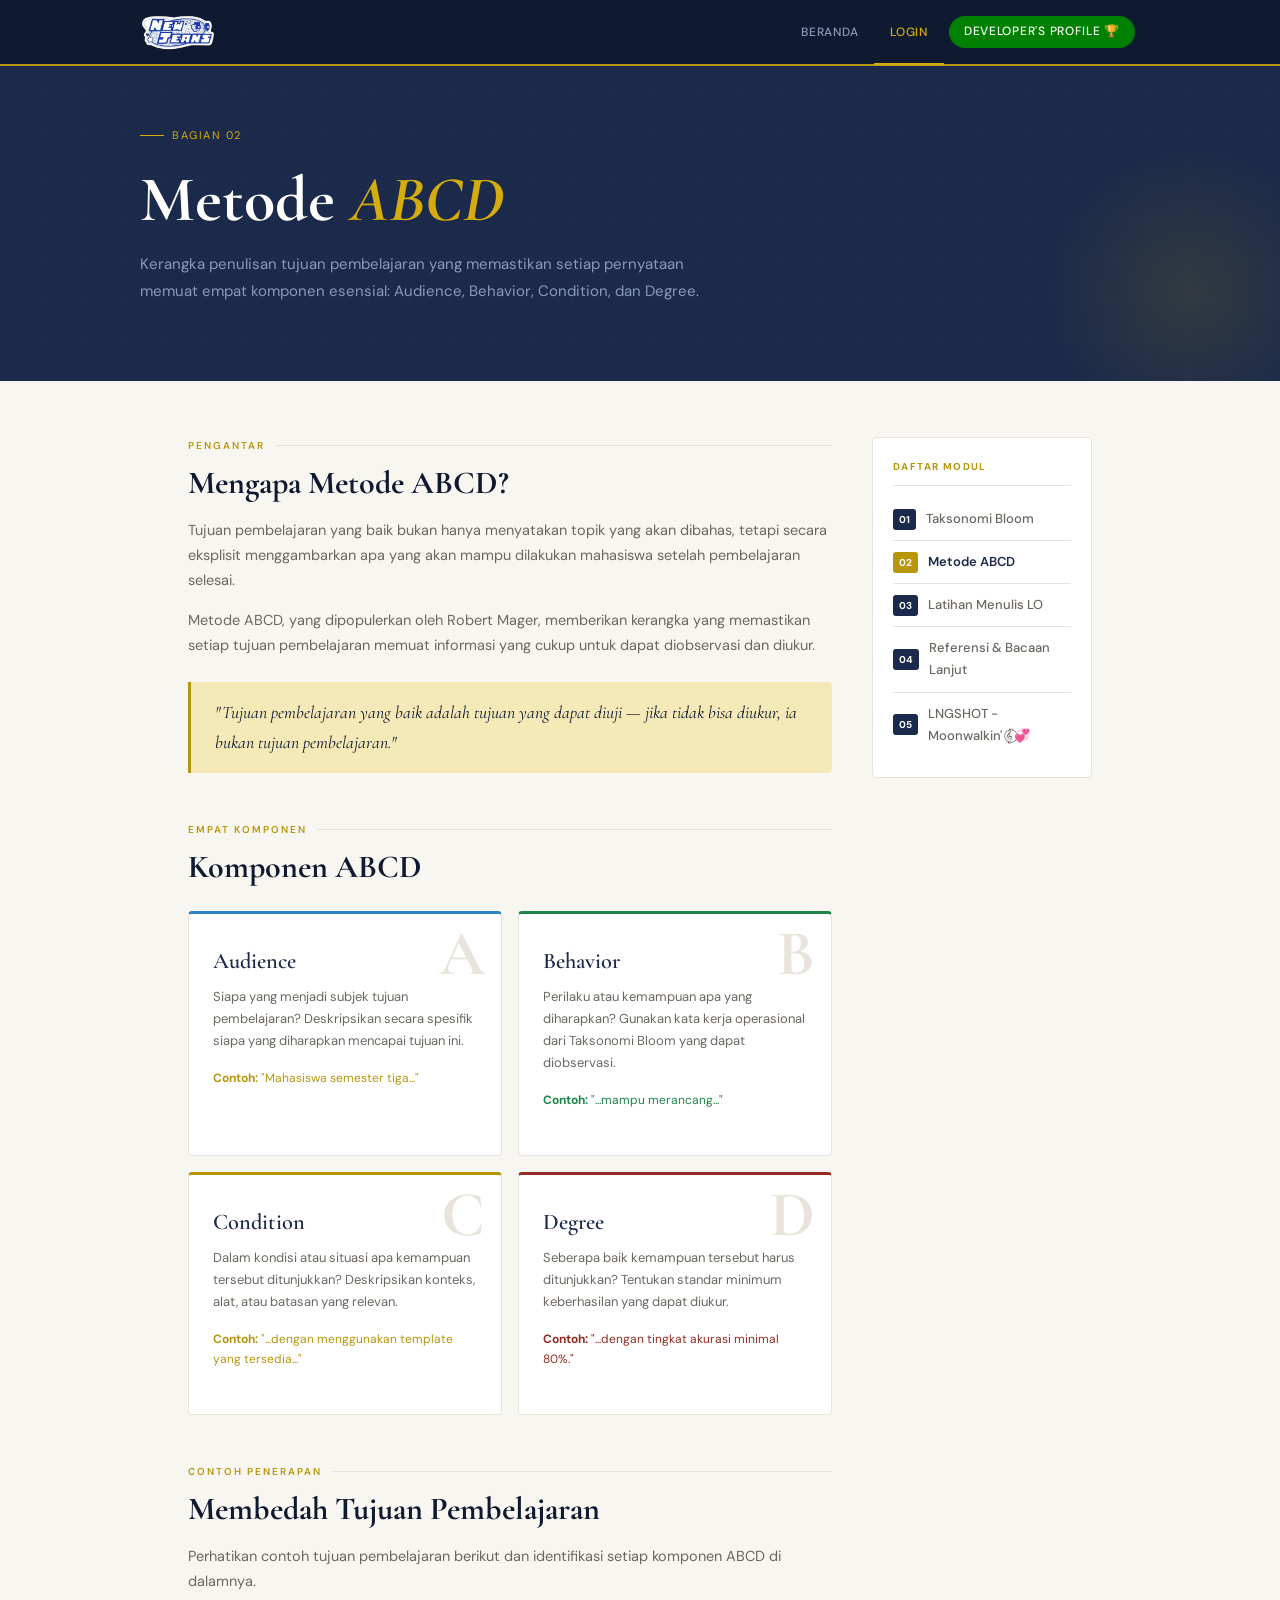
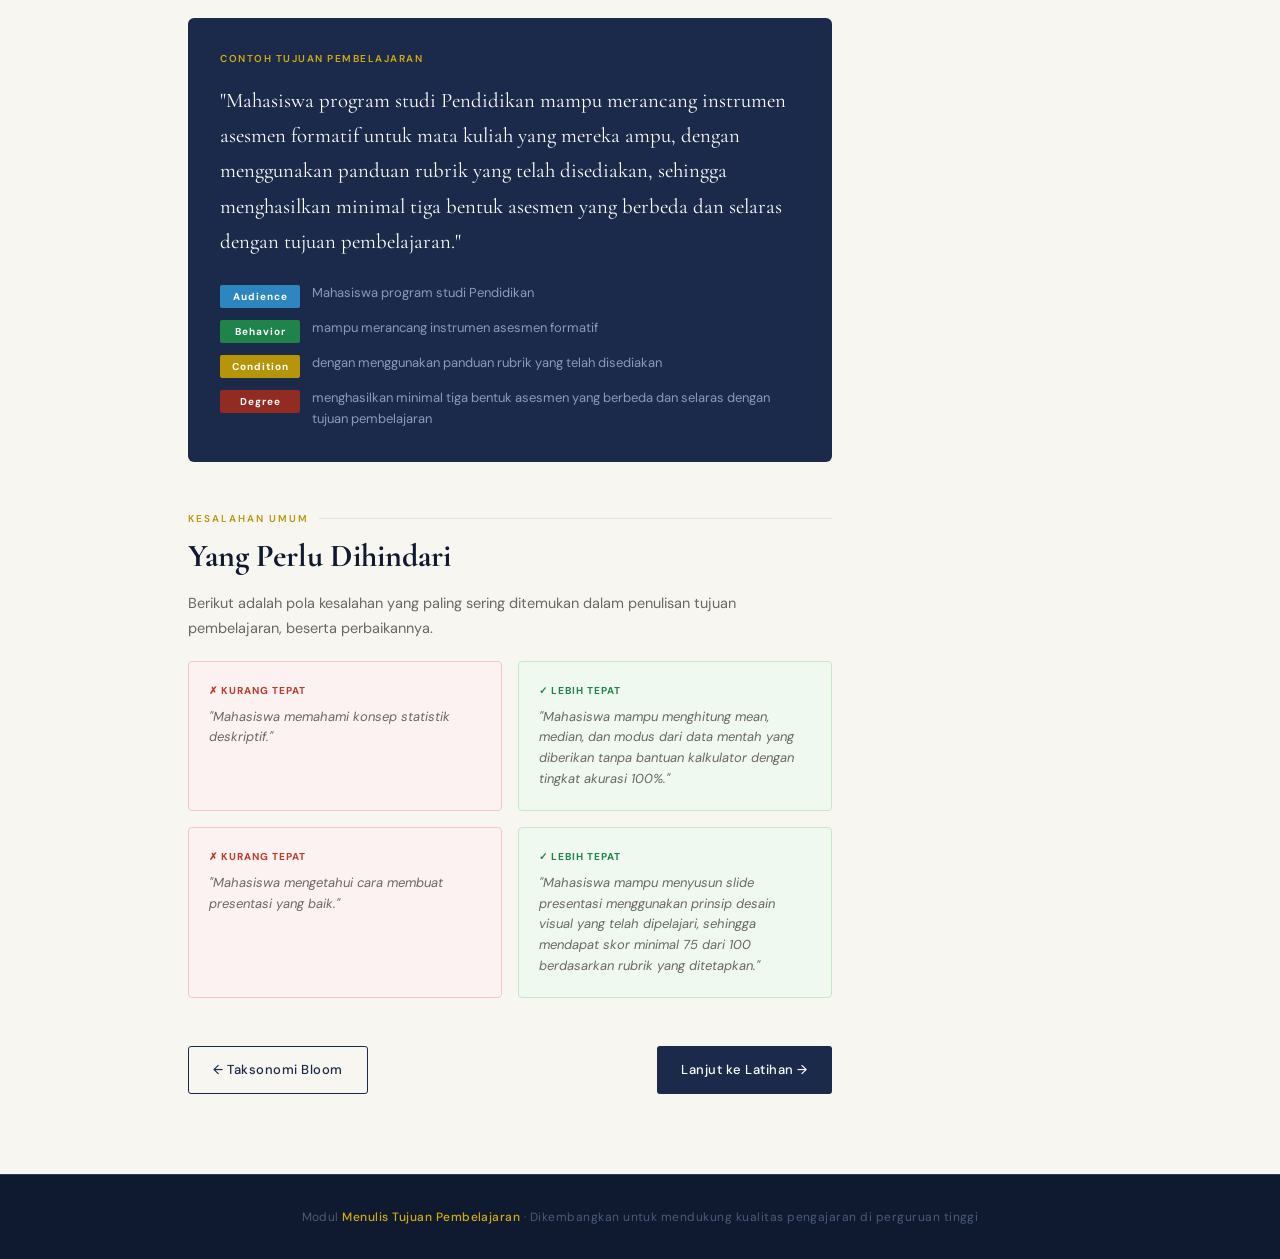
<file: abcd.html>
<!DOCTYPE html>
<html lang="id">
<head>
  <meta charset="UTF-8">
  <meta name="viewport" content="width=device-width, initial-scale=1.0">
  <title>Metode ABCD · Modul Menulis Tujuan Pembelajaran</title>
  <link rel="stylesheet" href="style.css">
  <style>
    .abcd-grid {
      display: grid;
      grid-template-columns: repeat(auto-fill, minmax(220px, 1fr));
      gap: 16px;
      margin: 24px 0;
    }

    .abcd-card {
      background: var(--white);
      border: 1px solid var(--gray);
      border-radius: 4px;
      padding: 28px 24px;
      position: relative;
      overflow: hidden;
      transition: transform .2s, box-shadow .2s;
    }

    .abcd-card:hover { transform: translateY(-4px); box-shadow: 0 12px 32px rgba(27,42,74,.1); }

    .abcd-letter {
      font-family: 'Cormorant Garamond', serif;
      font-size: 4rem; font-weight: 700;
      color: var(--gray);
      position: absolute;
      top: 8px; right: 16px;
      line-height: 1;
      user-select: none;
    }

    .abcd-card h3 { position: relative; z-index: 1; margin-bottom: 6px; }
    .abcd-card p { position: relative; z-index: 1; font-size: 13px; }

    .abcd-card:nth-child(1) { border-top: 3px solid #2e86c1; }
    .abcd-card:nth-child(2) { border-top: 3px solid #1e8449; }
    .abcd-card:nth-child(3) { border-top: 3px solid #b7950b; }
    .abcd-card:nth-child(4) { border-top: 3px solid #922b21; }

    .example-full {
      background: var(--navy);
      border-radius: 6px;
      padding: 32px;
      margin: 24px 0;
      color: var(--white);
    }

    .example-full .label {
      font-size: 10px; font-weight: 600;
      letter-spacing: .15em; text-transform: uppercase;
      color: var(--gold2); margin-bottom: 16px;
    }

    .lo-text {
      font-family: 'Cormorant Garamond', serif;
      font-size: 1.3rem; line-height: 1.7;
      color: var(--white);
      margin-bottom: 24px;
    }

    .lo-breakdown {
      display: flex; flex-direction: column; gap: 10px;
    }

    .lo-part {
      display: flex; gap: 12px; align-items: flex-start;
    }

    .lo-part-badge {
      font-size: 10px; font-weight: 700;
      letter-spacing: .1em;
      padding: 3px 8px; border-radius: 2px;
      flex-shrink: 0; margin-top: 2px;
      min-width: 80px; text-align: center;
    }

    .badge-a { background: #2e86c1; color: white; }
    .badge-b { background: #1e8449; color: white; }
    .badge-c { background: #b7950b; color: white; }
    .badge-d { background: #922b21; color: white; }

    .lo-part-text { font-size: 13px; color: #8a9ab8; line-height: 1.6; }

    .kesalahan-grid {
      display: grid;
      grid-template-columns: 1fr 1fr;
      gap: 16px;
      margin-top: 20px;
    }

    .kesalahan-card {
      border-radius: 4px;
      padding: 20px;
    }

    .kesalahan-card.salah {
      background: #fdf2f2;
      border: 1px solid #f5c6c6;
    }

    .kesalahan-card.benar {
      background: #f0f9f0;
      border: 1px solid #c6e8c6;
    }

    .kesalahan-label {
      font-size: 10px; font-weight: 700;
      letter-spacing: .1em; text-transform: uppercase;
      margin-bottom: 8px;
    }

    .kesalahan-card.salah .kesalahan-label { color: #c0392b; }
    .kesalahan-card.benar .kesalahan-label { color: #1e8449; }

    .kesalahan-text { font-size: 13px; color: var(--muted); line-height: 1.6; font-style: italic; }

    @media (max-width: 600px) {
      .kesalahan-grid { grid-template-columns: 1fr; }
    }
  </style>
</head>
<body>

<header>
  <div class="header-inner">
    <a href="index.html" class="site-title"></a>
    <nav id="navbar"></nav>
  </div>
</header>

<section class="page-hero">
  <div class="hero-inner">
    <div class="hero-breadcrumb fade-up">Bagian 02</div>
    <h1 class="fade-up delay-1">Metode <em>ABCD</em></h1>
    <p class="fade-up delay-2">Kerangka penulisan tujuan pembelajaran yang memastikan setiap pernyataan memuat empat komponen esensial: Audience, Behavior, Condition, dan Degree.</p>
  </div>
</section>

<main>
  <!-- SIDEBAR -->
  <div class="main-with-sidebar">
  <div class="content">
  <!-- PENGANTAR -->
  <section style="margin-bottom: 48px;">
    <div class="section-label">Pengantar</div>
    <h2>Mengapa Metode ABCD?</h2>
    <p>Tujuan pembelajaran yang baik bukan hanya menyatakan topik yang akan dibahas, tetapi secara eksplisit menggambarkan apa yang akan mampu dilakukan mahasiswa setelah pembelajaran selesai.</p>
    <p>Metode ABCD, yang dipopulerkan oleh Robert Mager, memberikan kerangka yang memastikan setiap tujuan pembelajaran memuat informasi yang cukup untuk dapat diobservasi dan diukur.</p>

    <blockquote>
      <p>"Tujuan pembelajaran yang baik adalah tujuan yang dapat diuji — jika tidak bisa diukur, ia bukan tujuan pembelajaran."</p>
    </blockquote>
  </section>

  <!-- EMPAT KOMPONEN -->
  <section style="margin-bottom: 48px;">
    <div class="section-label">Empat Komponen</div>
    <h2>Komponen ABCD</h2>

    <div class="abcd-grid">

      <div class="abcd-card fade-up">
        <div class="abcd-letter">A</div>
        <h3>Audience</h3>
        <p>Siapa yang menjadi subjek tujuan pembelajaran? Deskripsikan secara spesifik siapa yang diharapkan mencapai tujuan ini.</p>
        <p style="margin-top: 10px; font-size: 12px; color: var(--gold);"><strong>Contoh:</strong> "Mahasiswa semester tiga..."</p>
      </div>

      <div class="abcd-card fade-up delay-1">
        <div class="abcd-letter">B</div>
        <h3>Behavior</h3>
        <p>Perilaku atau kemampuan apa yang diharapkan? Gunakan kata kerja operasional dari Taksonomi Bloom yang dapat diobservasi.</p>
        <p style="margin-top: 10px; font-size: 12px; color: #1e8449;"><strong>Contoh:</strong> "...mampu merancang..."</p>
      </div>

      <div class="abcd-card fade-up delay-2">
        <div class="abcd-letter">C</div>
        <h3>Condition</h3>
        <p>Dalam kondisi atau situasi apa kemampuan tersebut ditunjukkan? Deskripsikan konteks, alat, atau batasan yang relevan.</p>
        <p style="margin-top: 10px; font-size: 12px; color: #b7950b;"><strong>Contoh:</strong> "...dengan menggunakan template yang tersedia..."</p>
      </div>

      <div class="abcd-card fade-up delay-3">
        <div class="abcd-letter">D</div>
        <h3>Degree</h3>
        <p>Seberapa baik kemampuan tersebut harus ditunjukkan? Tentukan standar minimum keberhasilan yang dapat diukur.</p>
        <p style="margin-top: 10px; font-size: 12px; color: #922b21;"><strong>Contoh:</strong> "...dengan tingkat akurasi minimal 80%."</p>
      </div>

    </div>
  </section>

  <!-- CONTOH LENGKAP -->
  <section style="margin-bottom: 48px;">
    <div class="section-label">Contoh Penerapan</div>
    <h2>Membedah Tujuan Pembelajaran</h2>
    <p>Perhatikan contoh tujuan pembelajaran berikut dan identifikasi setiap komponen ABCD di dalamnya.</p>

    <div class="example-full">
      <div class="label">Contoh Tujuan Pembelajaran</div>
      <div class="lo-text">
        "Mahasiswa program studi Pendidikan mampu merancang instrumen asesmen formatif untuk mata kuliah yang mereka ampu, dengan menggunakan panduan rubrik yang telah disediakan, sehingga menghasilkan minimal tiga bentuk asesmen yang berbeda dan selaras dengan tujuan pembelajaran."
      </div>

      <div class="lo-breakdown">
        <div class="lo-part">
          <span class="lo-part-badge badge-a">Audience</span>
          <span class="lo-part-text">Mahasiswa program studi Pendidikan</span>
        </div>
        <div class="lo-part">
          <span class="lo-part-badge badge-b">Behavior</span>
          <span class="lo-part-text">mampu merancang instrumen asesmen formatif</span>
        </div>
        <div class="lo-part">
          <span class="lo-part-badge badge-c">Condition</span>
          <span class="lo-part-text">dengan menggunakan panduan rubrik yang telah disediakan</span>
        </div>
        <div class="lo-part">
          <span class="lo-part-badge badge-d">Degree</span>
          <span class="lo-part-text">menghasilkan minimal tiga bentuk asesmen yang berbeda dan selaras dengan tujuan pembelajaran</span>
        </div>
      </div>
    </div>
  </section>

  <!-- KESALAHAN UMUM -->
  <section style="margin-bottom: 48px;">
    <div class="section-label">Kesalahan Umum</div>
    <h2>Yang Perlu Dihindari</h2>
    <p>Berikut adalah pola kesalahan yang paling sering ditemukan dalam penulisan tujuan pembelajaran, beserta perbaikannya.</p>

    <div class="kesalahan-grid">
      <div class="kesalahan-card salah">
        <div class="kesalahan-label">✗ Kurang Tepat</div>
        <div class="kesalahan-text">"Mahasiswa memahami konsep statistik deskriptif."</div>
      </div>
      <div class="kesalahan-card benar">
        <div class="kesalahan-label">✓ Lebih Tepat</div>
        <div class="kesalahan-text">"Mahasiswa mampu menghitung mean, median, dan modus dari data mentah yang diberikan tanpa bantuan kalkulator dengan tingkat akurasi 100%."</div>
      </div>

      <div class="kesalahan-card salah">
        <div class="kesalahan-label">✗ Kurang Tepat</div>
        <div class="kesalahan-text">"Mahasiswa mengetahui cara membuat presentasi yang baik."</div>
      </div>
      <div class="kesalahan-card benar">
        <div class="kesalahan-label">✓ Lebih Tepat</div>
        <div class="kesalahan-text">"Mahasiswa mampu menyusun slide presentasi menggunakan prinsip desain visual yang telah dipelajari, sehingga mendapat skor minimal 75 dari 100 berdasarkan rubrik yang ditetapkan."</div>
      </div>
    </div>
  </section>

  <!-- NAVIGASI -->
  <div style="display: flex; justify-content: space-between; flex-wrap: wrap; gap: 12px;">
    <a href="bloom.html" class="btn-ghost">← Taksonomi Bloom</a>
    <a href="latihan.html" class="btn-primary">Lanjut ke Latihan →</a>
  </div></div>
  <aside id="sidebar"></aside>
</div>
</main>

<footer>
  <div class="footer-inner">
    <p>Modul <strong>Menulis Tujuan Pembelajaran</strong> · Dikembangkan untuk mendukung kualitas pengajaran di perguruan tinggi</p>
  </div>
</footer>
<script src="data.js"></script>
<script>
  const currentPage = window.location.pathname.split('/').pop();
  for (let i = 0; i < navbar.length; i++) {
  const isActive = navbar[i].link === currentPage ? 'active' : '';
  const customClass = navbar[i].class ? navbar[i].class : isActive;
  document.getElementById('navbar').innerHTML += `
    <a href="${navbar[i].link}" class="${customClass}" target="${navbar[i].target || ''}">
  ${navbar[i].label}</a>
  `;
  }

  document.querySelector('.site-title').innerHTML = `
    <img src="${siteConfig.logo}" 
         alt="${siteConfig.logoAlt}" 
         height="${siteConfig.logoHeight}">
  `;
</script>
</body>
</html>
</file>
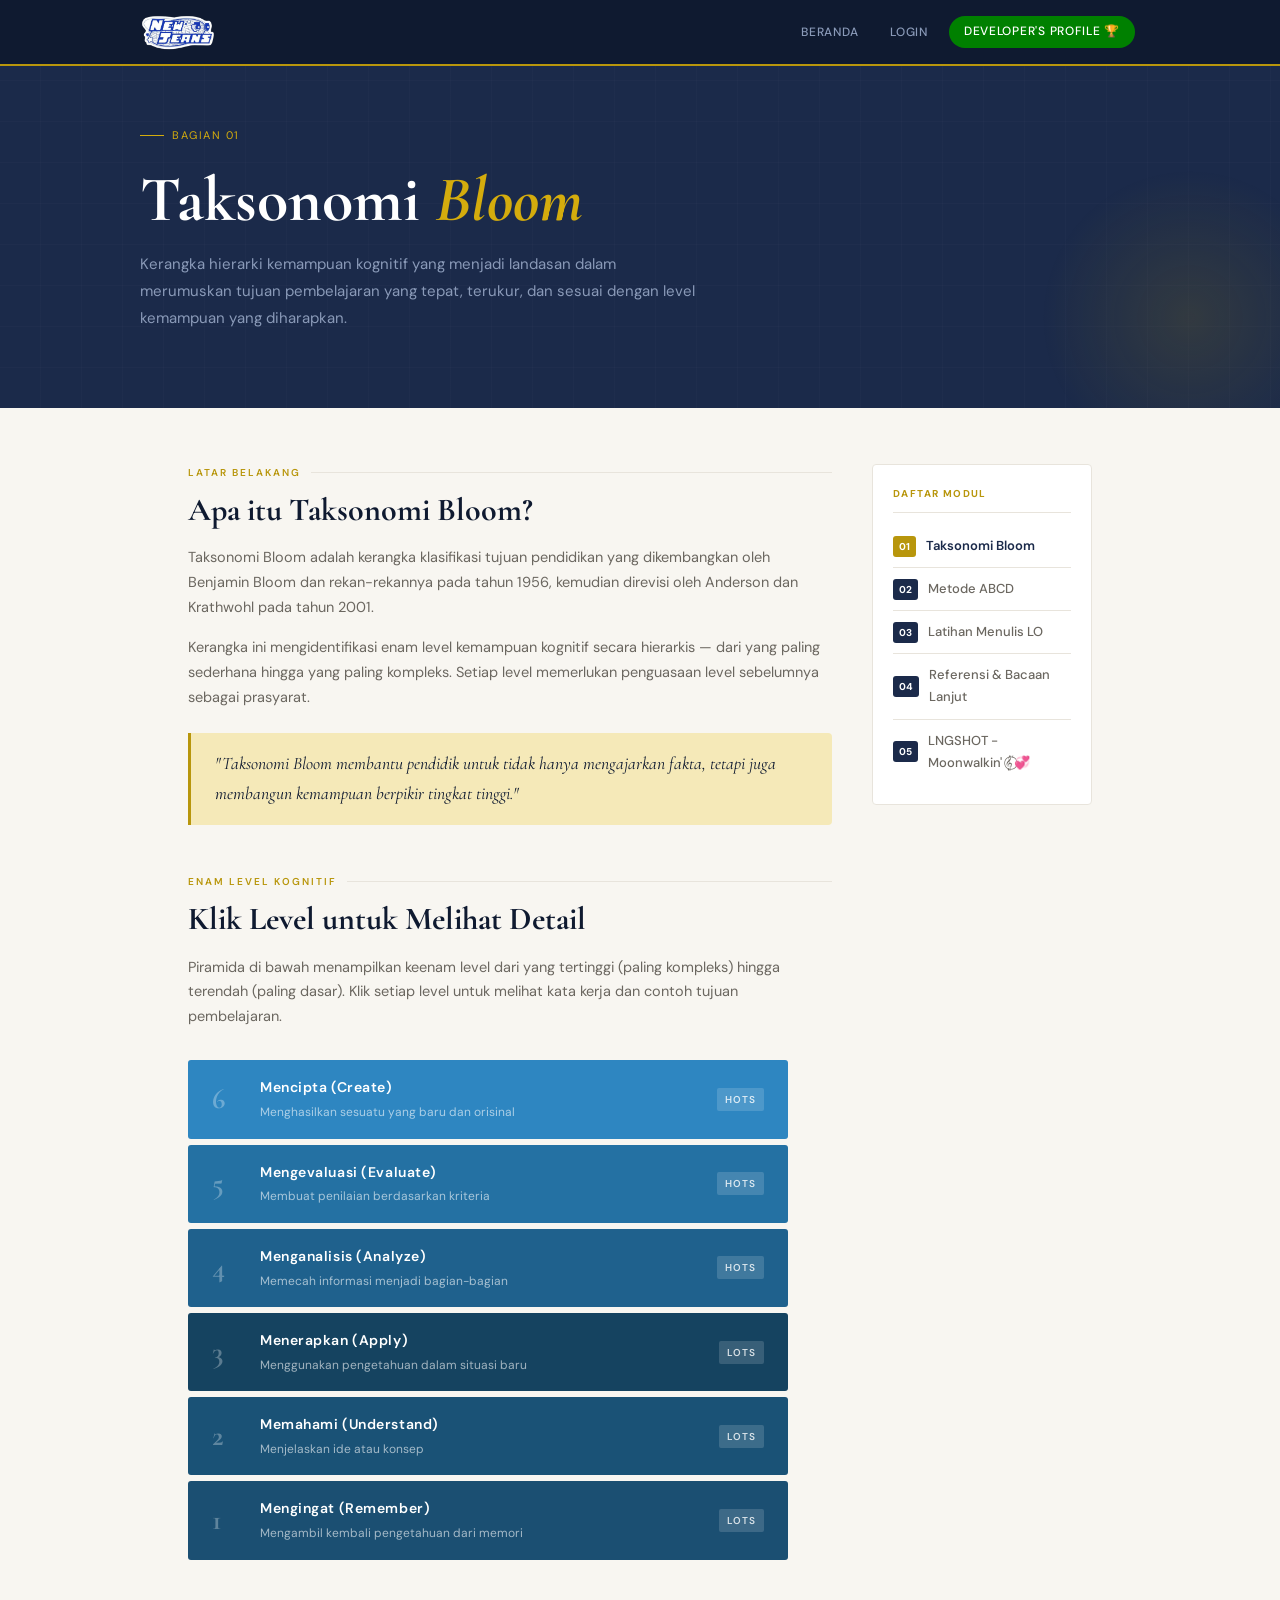
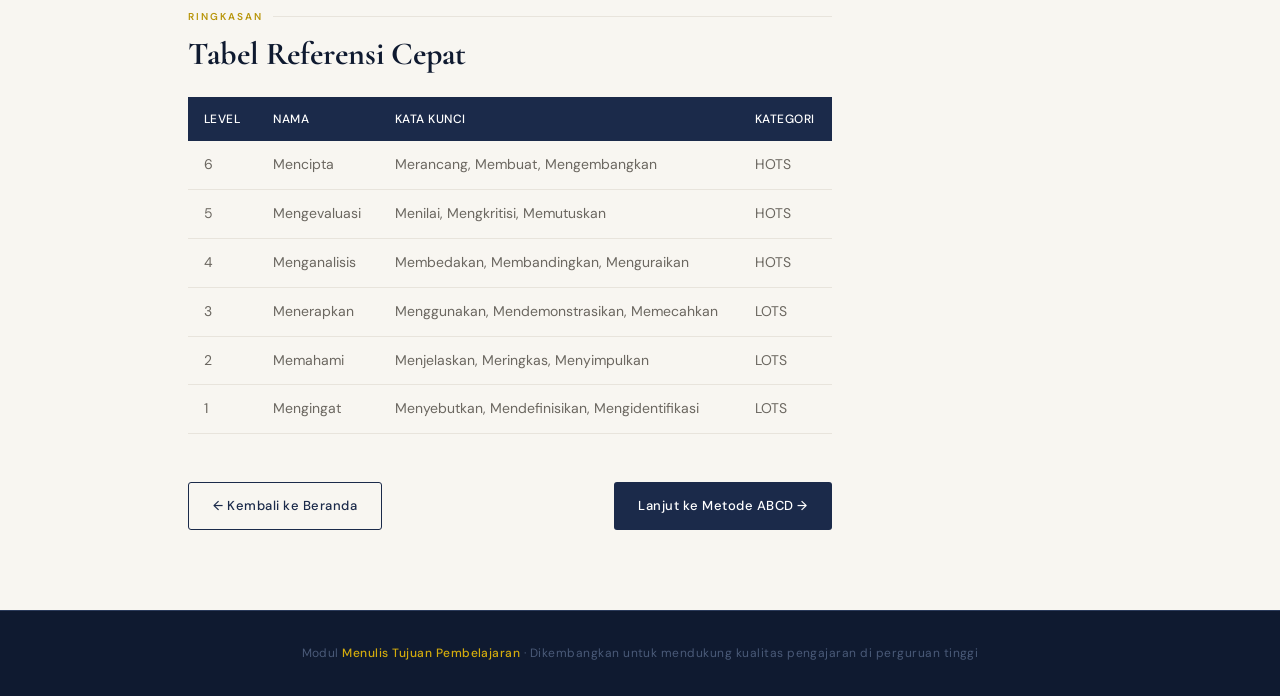
<file: bloom.html>
<!DOCTYPE html>
<html lang="id">
<head>
  <meta charset="UTF-8">
  <meta name="viewport" content="width=device-width, initial-scale=1.0">
  <title>Taksonomi Bloom · Modul Menulis Tujuan Pembelajaran</title>
  <link rel="stylesheet" href="style.css">
  <style>
    .bloom-pyramid {
      display: flex; flex-direction: column; gap: 6px;
      margin: 32px 0; max-width: 600px;
    }

    .bloom-level {
      display: flex; align-items: center; gap: 16px;
      padding: 16px 24px;
      border-radius: 3px;
      cursor: pointer;
      transition: transform .2s;
      position: relative;
    }

    .bloom-level:hover { transform: translateX(6px); }

    .bloom-level.active { box-shadow: 4px 0 0 var(--gold) inset; }

    .level-num {
      font-family: 'Cormorant Garamond', serif;
      font-size: 1.8rem; font-weight: 700;
      color: rgba(255,255,255,.3);
      width: 32px; flex-shrink: 0;
      line-height: 1;
    }

    .level-content { flex: 1; }

    .level-name {
      font-weight: 600; font-size: 14px;
      color: white; letter-spacing: .04em;
    }

    .level-desc {
      font-size: 12px; color: rgba(255,255,255,.6);
      margin-top: 2px;
    }

    .level-tag {
      font-size: 10px; font-weight: 600;
      letter-spacing: .1em; text-transform: uppercase;
      padding: 3px 8px; border-radius: 2px;
      background: rgba(255,255,255,.15);
      color: rgba(255,255,255,.8);
      flex-shrink: 0;
    }

    /* level colors - low to high */
    .bloom-level:nth-child(6) { background: #1b4f72; }
    .bloom-level:nth-child(5) { background: #1a5276; }
    .bloom-level:nth-child(4) { background: #154360; }
    .bloom-level:nth-child(3) { background: #1f618d; }
    .bloom-level:nth-child(2) { background: #2471a3; }
    .bloom-level:nth-child(1) { background: #2e86c1; }

    .detail-panel {
      background: var(--white);
      border: 1px solid var(--gray);
      border-left: 4px solid var(--gold);
      border-radius: 0 4px 4px 0;
      padding: 28px;
      margin-top: 16px;
      display: none;
      animation: fadeUp .3s ease both;
    }

    .detail-panel.show { display: block; }

    .verb-grid {
      display: flex; flex-wrap: wrap; gap: 8px;
      margin-top: 12px;
    }

    .verb-pill {
      font-size: 12px; font-weight: 500;
      background: var(--navy); color: var(--white);
      padding: 4px 12px; border-radius: 20px;
    }

    .example-box {
      background: var(--off-white);
      border: 1px solid var(--gray);
      border-radius: 4px;
      padding: 16px 20px;
      margin-top: 16px;
      font-size: 13.5px;
      color: var(--navy2);
      font-style: italic;
    }

    .example-box strong {
      display: block;
      font-style: normal;
      font-size: 10px;
      letter-spacing: .1em;
      text-transform: uppercase;
      color: var(--gold);
      margin-bottom: 6px;
    }
  </style>
</head>
<body>

<header>
  <div class="header-inner">
    <a href="index.html" class="site-title">
      <span></span> Modul Menulis Tujuan Pembelajaran
    </a>
    <nav id="navbar"></nav>
  </div>
</header>

<section class="page-hero">
  <div class="hero-inner">
    <div class="hero-breadcrumb fade-up">Bagian 01</div>
    <h1 class="fade-up delay-1">Taksonomi <em>Bloom</em></h1>
    <p class="fade-up delay-2">Kerangka hierarki kemampuan kognitif yang menjadi landasan dalam merumuskan tujuan pembelajaran yang tepat, terukur, dan sesuai dengan level kemampuan yang diharapkan.</p>
  </div>
</section>

<main>
  <!-- SIDEBAR -->
  <div class="main-with-sidebar">
  <div class="content">
   <!-- PENGANTAR -->
  <section style="margin-bottom: 48px;">
    <div class="section-label">Latar Belakang</div>
    <h2>Apa itu Taksonomi Bloom?</h2>
    <p>Taksonomi Bloom adalah kerangka klasifikasi tujuan pendidikan yang dikembangkan oleh Benjamin Bloom dan rekan-rekannya pada tahun 1956, kemudian direvisi oleh Anderson dan Krathwohl pada tahun 2001.</p>
    <p>Kerangka ini mengidentifikasi enam level kemampuan kognitif secara hierarkis — dari yang paling sederhana hingga yang paling kompleks. Setiap level memerlukan penguasaan level sebelumnya sebagai prasyarat.</p>

    <blockquote>
      <p>"Taksonomi Bloom membantu pendidik untuk tidak hanya mengajarkan fakta, tetapi juga membangun kemampuan berpikir tingkat tinggi."</p>
    </blockquote>
  </section>

  <!-- PYRAMID INTERAKTIF -->
  <section style="margin-bottom: 48px;">
    <div class="section-label">Enam Level Kognitif</div>
    <h2>Klik Level untuk Melihat Detail</h2>
    <p>Piramida di bawah menampilkan keenam level dari yang tertinggi (paling kompleks) hingga terendah (paling dasar). Klik setiap level untuk melihat kata kerja dan contoh tujuan pembelajaran.</p>

    <div class="bloom-pyramid" id="pyramid">

      <div class="bloom-level" onclick="toggleLevel(this, 'mencipta')">
        <div class="level-num">6</div>
        <div class="level-content">
          <div class="level-name">Mencipta (Create)</div>
          <div class="level-desc">Menghasilkan sesuatu yang baru dan orisinal</div>
        </div>
        <div class="level-tag">HOTS</div>
      </div>

      <div class="bloom-level" onclick="toggleLevel(this, 'mengevaluasi')">
        <div class="level-num">5</div>
        <div class="level-content">
          <div class="level-name">Mengevaluasi (Evaluate)</div>
          <div class="level-desc">Membuat penilaian berdasarkan kriteria</div>
        </div>
        <div class="level-tag">HOTS</div>
      </div>

      <div class="bloom-level" onclick="toggleLevel(this, 'menganalisis')">
        <div class="level-num">4</div>
        <div class="level-content">
          <div class="level-name">Menganalisis (Analyze)</div>
          <div class="level-desc">Memecah informasi menjadi bagian-bagian</div>
        </div>
        <div class="level-tag">HOTS</div>
      </div>

      <div class="bloom-level" onclick="toggleLevel(this, 'menerapkan')">
        <div class="level-num">3</div>
        <div class="level-content">
          <div class="level-name">Menerapkan (Apply)</div>
          <div class="level-desc">Menggunakan pengetahuan dalam situasi baru</div>
        </div>
        <div class="level-tag">LOTS</div>
      </div>

      <div class="bloom-level" onclick="toggleLevel(this, 'memahami')">
        <div class="level-num">2</div>
        <div class="level-content">
          <div class="level-name">Memahami (Understand)</div>
          <div class="level-desc">Menjelaskan ide atau konsep</div>
        </div>
        <div class="level-tag">LOTS</div>
      </div>

      <div class="bloom-level" onclick="toggleLevel(this, 'mengingat')">
        <div class="level-num">1</div>
        <div class="level-content">
          <div class="level-name">Mengingat (Remember)</div>
          <div class="level-desc">Mengambil kembali pengetahuan dari memori</div>
        </div>
        <div class="level-tag">LOTS</div>
      </div>

    </div>

    <!-- DETAIL PANELS -->
    <div id="detail-mencipta" class="detail-panel">
      <h3>Level 6 — Mencipta (Create)</h3>
      <p>Mahasiswa mampu menghasilkan produk, ide, atau solusi baru yang orisinal dengan mengintegrasikan berbagai pengetahuan yang telah dipelajari.</p>
      <div class="verb-grid">
        <span class="verb-pill">Merancang</span><span class="verb-pill">Membuat</span>
        <span class="verb-pill">Mengembangkan</span><span class="verb-pill">Menyusun</span>
        <span class="verb-pill">Merumuskan</span><span class="verb-pill">Mengonstruksi</span>
        <span class="verb-pill">Menghasilkan</span><span class="verb-pill">Merencanakan</span>
      </div>
      <div class="example-box">
        <strong>Contoh Tujuan Pembelajaran</strong>
        Mahasiswa mampu merancang kurikulum pelatihan karyawan baru yang mencakup analisis kebutuhan, tujuan pembelajaran, dan strategi evaluasi.
      </div>
    </div>

    <div id="detail-mengevaluasi" class="detail-panel">
      <h3>Level 5 — Mengevaluasi (Evaluate)</h3>
      <p>Mahasiswa mampu membuat penilaian atau keputusan berdasarkan kriteria dan standar tertentu, baik yang ditetapkan secara internal maupun eksternal.</p>
      <div class="verb-grid">
        <span class="verb-pill">Menilai</span><span class="verb-pill">Mengkritisi</span>
        <span class="verb-pill">Mempertahankan</span><span class="verb-pill">Mengevaluasi</span>
        <span class="verb-pill">Membenarkan</span><span class="verb-pill">Memilih</span>
        <span class="verb-pill">Memprioritaskan</span><span class="verb-pill">Memutuskan</span>
      </div>
      <div class="example-box">
        <strong>Contoh Tujuan Pembelajaran</strong>
        Mahasiswa mampu mengevaluasi efektivitas program pelatihan menggunakan model Kirkpatrick dengan menganalisis data dari minimal tiga sumber.
      </div>
    </div>

    <div id="detail-menganalisis" class="detail-panel">
      <h3>Level 4 — Menganalisis (Analyze)</h3>
      <p>Mahasiswa mampu memecah materi menjadi komponen-komponen penyusunnya dan menentukan hubungan antar komponen tersebut.</p>
      <div class="verb-grid">
        <span class="verb-pill">Membedakan</span><span class="verb-pill">Mengorganisasi</span>
        <span class="verb-pill">Mengatribusikan</span><span class="verb-pill">Menguraikan</span>
        <span class="verb-pill">Membandingkan</span><span class="verb-pill">Mengintegrasikan</span>
        <span class="verb-pill">Menstrukturkan</span><span class="verb-pill">Mendekonstruksi</span>
      </div>
      <div class="example-box">
        <strong>Contoh Tujuan Pembelajaran</strong>
        Mahasiswa mampu membandingkan model desain instruksional ADDIE dan SAM berdasarkan lima kriteria: fleksibilitas, waktu, biaya, kualitas, dan skalabilitas.
      </div>
    </div>

    <div id="detail-menerapkan" class="detail-panel">
      <h3>Level 3 — Menerapkan (Apply)</h3>
      <p>Mahasiswa mampu menggunakan prosedur atau pengetahuan yang telah dipelajari dalam situasi atau konteks yang baru dan berbeda.</p>
      <div class="verb-grid">
        <span class="verb-pill">Menggunakan</span><span class="verb-pill">Melaksanakan</span>
        <span class="verb-pill">Menerapkan</span><span class="verb-pill">Mendemonstrasikan</span>
        <span class="verb-pill">Menghitung</span><span class="verb-pill">Memecahkan</span>
        <span class="verb-pill">Mempraktikkan</span><span class="verb-pill">Mengoperasikan</span>
      </div>
      <div class="example-box">
        <strong>Contoh Tujuan Pembelajaran</strong>
        Mahasiswa mampu menerapkan metode ABCD dalam menulis tujuan pembelajaran untuk tiga mata kuliah berbeda di program studi mereka.
      </div>
    </div>

    <div id="detail-memahami" class="detail-panel">
      <h3>Level 2 — Memahami (Understand)</h3>
      <p>Mahasiswa mampu mengonstruksi makna dari pesan instruksional, baik secara lisan, tertulis, maupun grafis.</p>
      <div class="verb-grid">
        <span class="verb-pill">Menjelaskan</span><span class="verb-pill">Menginterpretasi</span>
        <span class="verb-pill">Mencontohkan</span><span class="verb-pill">Mengklasifikasi</span>
        <span class="verb-pill">Meringkas</span><span class="verb-pill">Menyimpulkan</span>
        <span class="verb-pill">Membandingkan</span><span class="verb-pill">Mendeskripsikan</span>
      </div>
      <div class="example-box">
        <strong>Contoh Tujuan Pembelajaran</strong>
        Mahasiswa mampu menjelaskan perbedaan antara tujuan pembelajaran umum dan tujuan pembelajaran khusus dengan menggunakan contoh dari bidang studi mereka sendiri.
      </div>
    </div>

    <div id="detail-mengingat" class="detail-panel">
      <h3>Level 1 — Mengingat (Remember)</h3>
      <p>Mahasiswa mampu mengambil kembali pengetahuan yang relevan dari memori jangka panjang — fakta, definisi, atau konsep dasar.</p>
      <div class="verb-grid">
        <span class="verb-pill">Menyebutkan</span><span class="verb-pill">Mendefinisikan</span>
        <span class="verb-pill">Mengidentifikasi</span><span class="verb-pill">Mengenali</span>
        <span class="verb-pill">Mengingat kembali</span><span class="verb-pill">Mendaftarkan</span>
        <span class="verb-pill">Menyatakan</span><span class="verb-pill">Mereproduksi</span>
      </div>
      <div class="example-box">
        <strong>Contoh Tujuan Pembelajaran</strong>
        Mahasiswa mampu menyebutkan enam level Taksonomi Bloom beserta kata kerja operasional yang sesuai untuk masing-masing level.
      </div>
    </div>

  </section>

  <!-- TABEL RINGKASAN -->
  <section style="margin-bottom: 48px;">
    <div class="section-label">Ringkasan</div>
    <h2>Tabel Referensi Cepat</h2>
    <table>
      <thead>
        <tr>
          <th>Level</th>
          <th>Nama</th>
          <th>Kata Kunci</th>
          <th>Kategori</th>
        </tr>
      </thead>
      <tbody>
        <tr><td>6</td><td>Mencipta</td><td>Merancang, Membuat, Mengembangkan</td><td>HOTS</td></tr>
        <tr><td>5</td><td>Mengevaluasi</td><td>Menilai, Mengkritisi, Memutuskan</td><td>HOTS</td></tr>
        <tr><td>4</td><td>Menganalisis</td><td>Membedakan, Membandingkan, Menguraikan</td><td>HOTS</td></tr>
        <tr><td>3</td><td>Menerapkan</td><td>Menggunakan, Mendemonstrasikan, Memecahkan</td><td>LOTS</td></tr>
        <tr><td>2</td><td>Memahami</td><td>Menjelaskan, Meringkas, Menyimpulkan</td><td>LOTS</td></tr>
        <tr><td>1</td><td>Mengingat</td><td>Menyebutkan, Mendefinisikan, Mengidentifikasi</td><td>LOTS</td></tr>
      </tbody>
    </table>
  </section>

  <!-- NAVIGASI -->
  <div style="display: flex; justify-content: space-between; flex-wrap: wrap; gap: 12px;">
    <a href="index.html" class="btn-ghost">← Kembali ke Beranda</a>
    <a href="abcd.html" class="btn-primary">Lanjut ke Metode ABCD →</a>
  </div></div>
  <aside id="sidebar"></aside>
</div>
</main>

<footer>
  <div class="footer-inner">
    <p>Modul <strong>Menulis Tujuan Pembelajaran</strong> · Dikembangkan untuk mendukung kualitas pengajaran di perguruan tinggi</p>
  </div>
</footer>

<script src="data.js"></script>
<script>
function toggleLevel(el, id) {
  const panel = document.getElementById('detail-' + id);
  const isActive = el.classList.contains('active');

  // close all
  document.querySelectorAll('.bloom-level').forEach(l => l.classList.remove('active'));
  document.querySelectorAll('.detail-panel').forEach(p => p.classList.remove('show'));

  if (!isActive) {
    el.classList.add('active');
    panel.classList.add('show');
    panel.scrollIntoView({ behavior: 'smooth', block: 'nearest' });
  }
}
const currentPage = window.location.pathname.split('/').pop();
  for (let i = 0; i < navbar.length; i++) {
  const isActive = navbar[i].link === currentPage ? 'active' : '';
  const customClass = navbar[i].class ? navbar[i].class : isActive;
  document.getElementById('navbar').innerHTML += `
    <a href="${navbar[i].link}" class="${customClass}" target="${navbar[i].target || ''}">
  ${navbar[i].label}</a>
  `;
  }

document.querySelector('.site-title').innerHTML = `
    <img src="${siteConfig.logo}" 
         alt="${siteConfig.logoAlt}" 
         height="${siteConfig.logoHeight}">
  `;
</script>

</body>
</html>
</file>
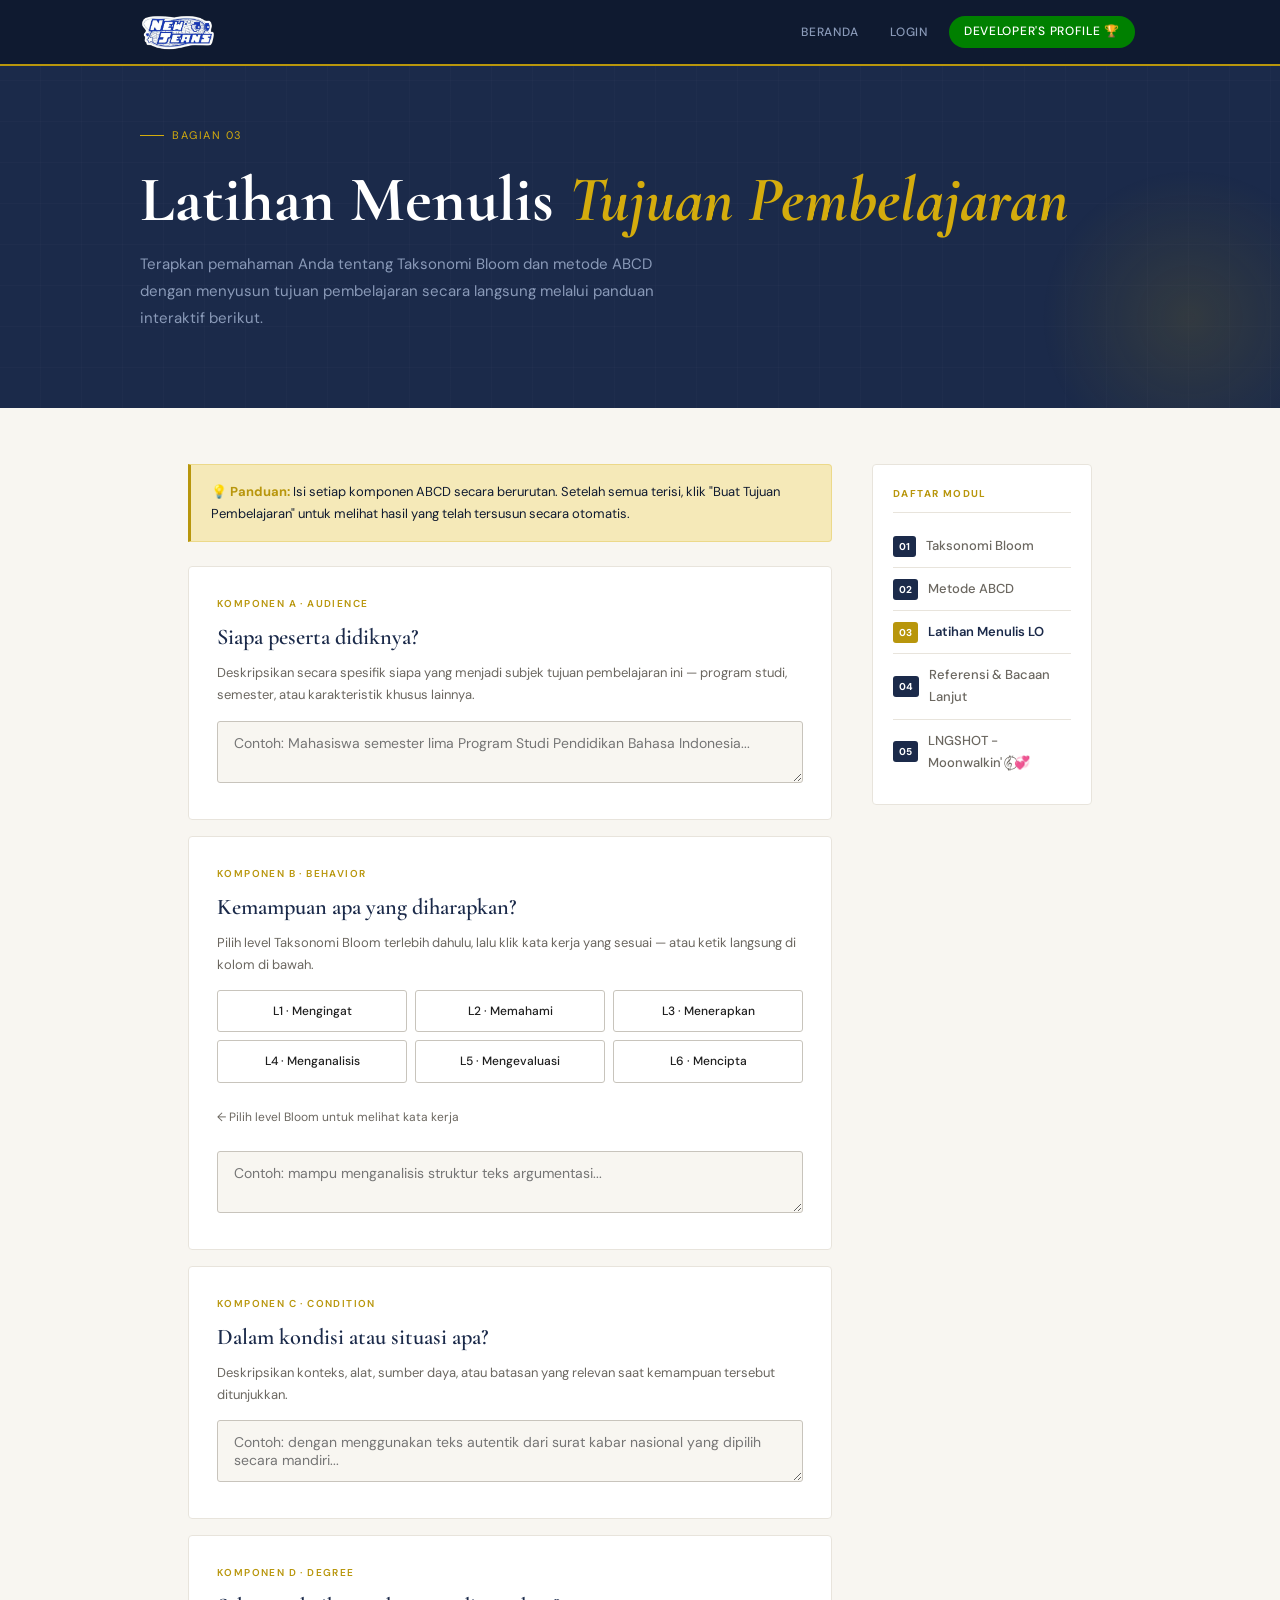
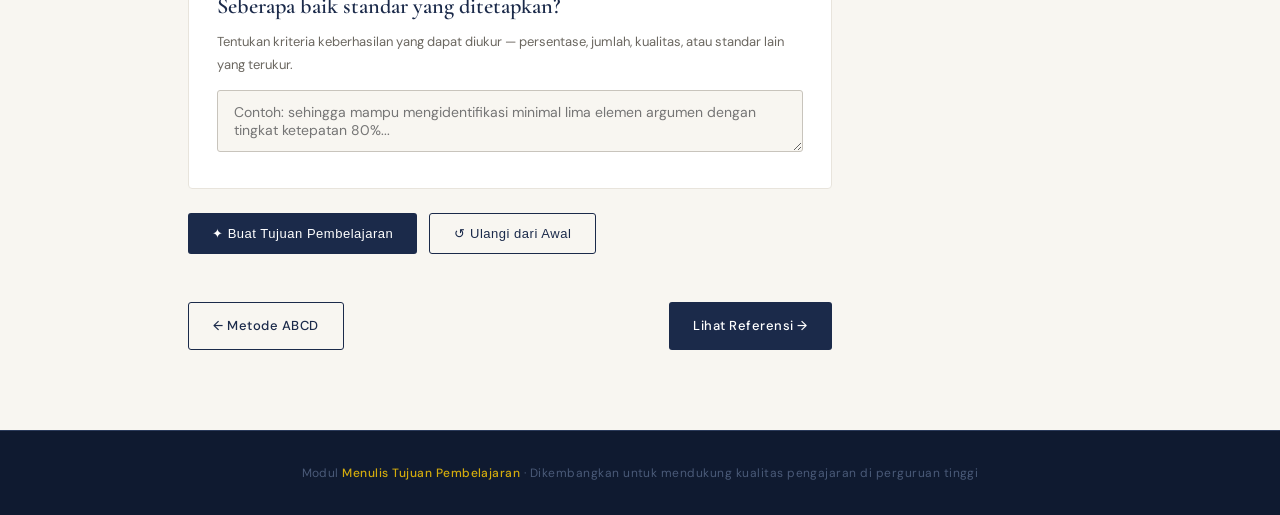
<file: latihan.html>
<!DOCTYPE html>
<html lang="id">
<head>
  <meta charset="UTF-8">
  <meta name="viewport" content="width=device-width, initial-scale=1.0">
  <title>Latihan Menulis LO · Modul Menulis Tujuan Pembelajaran</title>
  <link rel="stylesheet" href="style.css">
  <style>
    .ws-block {
      background: var(--white);
      border: 1px solid var(--gray);
      border-radius: 4px;
      padding: 28px;
      margin-bottom: 16px;
    }

    .ws-block-label {
      font-size: 10px; font-weight: 600;
      letter-spacing: .14em; text-transform: uppercase;
      color: var(--gold); margin-bottom: 6px;
    }

    .ws-block h3 { margin-bottom: 6px; }

    .ws-block p { font-size: 13px; margin-bottom: 14px; }

    .ws-input {
      width: 100%; padding: 12px 16px;
      font-family: 'DM Sans', sans-serif;
      font-size: 14px; color: var(--text);
      border: 1px solid var(--gray2);
      border-radius: 3px;
      background: var(--off-white);
      transition: border-color .2s;
      outline: none;
      resize: vertical;
    }

    .ws-input:focus { border-color: var(--navy); background: var(--white); }

    .bloom-select {
      display: grid;
      grid-template-columns: repeat(auto-fill, minmax(150px, 1fr));
      gap: 8px; margin-bottom: 14px;
    }

    .bloom-opt {
      padding: 10px 14px;
      border: 1px solid var(--gray2);
      border-radius: 3px;
      cursor: pointer;
      font-size: 12px; font-weight: 500;
      text-align: center;
      transition: all .2s;
      user-select: none;
    }

    .bloom-opt:hover { border-color: var(--navy); color: var(--navy); }
    .bloom-opt.selected { background: var(--navy); color: var(--white); border-color: var(--navy); }

    .verb-pool {
      display: flex; flex-wrap: wrap; gap: 6px;
      min-height: 40px; margin-bottom: 14px;
    }

    .verb-chip {
      font-size: 11px; font-weight: 500;
      background: var(--off-white);
      color: var(--navy);
      border: 1px solid var(--gray);
      padding: 4px 12px; border-radius: 20px;
      cursor: pointer;
      transition: all .2s;
    }

    .verb-chip:hover { background: var(--navy); color: var(--white); border-color: var(--navy); }
    .verb-chip.picked { background: var(--gold); color: var(--white); border-color: var(--gold); }

    .actions {
      display: flex; gap: 12px; flex-wrap: wrap;
      margin-top: 24px;
    }

    .result-panel {
      display: none;
      background: var(--navy);
      border-radius: 6px;
      padding: 32px;
      margin-top: 24px;
      animation: fadeUp .4s ease both;
    }

    .result-panel.show { display: block; }

    .result-label {
      font-size: 10px; font-weight: 600;
      letter-spacing: .15em; text-transform: uppercase;
      color: var(--gold2); margin-bottom: 16px;
    }

    .result-lo {
      font-family: 'Cormorant Garamond', serif;
      font-size: 1.25rem; line-height: 1.8;
      color: var(--white);
      margin-bottom: 24px;
    }

    .result-breakdown {
      display: flex; flex-direction: column; gap: 8px;
      padding-top: 20px;
      border-top: 1px solid #2a3a5a;
    }

    .result-part {
      display: flex; gap: 12px; align-items: flex-start;
    }

    .result-badge {
      font-size: 10px; font-weight: 700; letter-spacing: .08em;
      padding: 3px 8px; border-radius: 2px;
      flex-shrink: 0; min-width: 80px; text-align: center;
    }

    .rb-a { background: #2e86c1; color: white; }
    .rb-b { background: #1e8449; color: white; }
    .rb-c { background: #b7950b; color: white; }
    .rb-d { background: #922b21; color: white; }

    .result-part-text { font-size: 13px; color: #8a9ab8; line-height: 1.6; }

    .tips-box {
      background: var(--gold-light);
      border: 1px solid #d4ac0d44;
      border-left: 3px solid var(--gold);
      border-radius: 0 4px 4px 0;
      padding: 16px 20px;
      margin-bottom: 24px;
    }

    .tips-box p { font-size: 13px; color: var(--navy2); margin: 0; }
    .tips-box strong { color: var(--gold); }
  </style>
</head>
<body>

<header>
  <div class="header-inner">
    <a href="index.html" class="site-title"></a>
   <nav id="navbar"></nav>
  </div>
</header>

<section class="page-hero">
  <div class="hero-inner">
    <div class="hero-breadcrumb fade-up">Bagian 03</div>
    <h1 class="fade-up delay-1">Latihan Menulis <em>Tujuan Pembelajaran</em></h1>
    <p class="fade-up delay-2">Terapkan pemahaman Anda tentang Taksonomi Bloom dan metode ABCD dengan menyusun tujuan pembelajaran secara langsung melalui panduan interaktif berikut.</p>
  </div>
</section>

<main>
  <!-- SIDEBAR -->
  <div class="main-with-sidebar">
  <div class="content">
  <div class="tips-box">
    <p><strong>💡 Panduan:</strong> Isi setiap komponen ABCD secara berurutan. Setelah semua terisi, klik "Buat Tujuan Pembelajaran" untuk melihat hasil yang telah tersusun secara otomatis.</p>
  </div>

  <!-- A: AUDIENCE -->
  <div class="ws-block fade-up">
    <div class="ws-block-label">Komponen A · Audience</div>
    <h3>Siapa peserta didiknya?</h3>
    <p>Deskripsikan secara spesifik siapa yang menjadi subjek tujuan pembelajaran ini — program studi, semester, atau karakteristik khusus lainnya.</p>
    <textarea class="ws-input" id="audience" rows="2" placeholder="Contoh: Mahasiswa semester lima Program Studi Pendidikan Bahasa Indonesia..."></textarea>
  </div>

  <!-- B: BEHAVIOR -->
  <div class="ws-block fade-up delay-1">
    <div class="ws-block-label">Komponen B · Behavior</div>
    <h3>Kemampuan apa yang diharapkan?</h3>
    <p>Pilih level Taksonomi Bloom terlebih dahulu, lalu klik kata kerja yang sesuai — atau ketik langsung di kolom di bawah.</p>

    <div class="bloom-select" id="bloom-select">
      <div class="bloom-opt" onclick="selectBloom(this, 'mengingat')">L1 · Mengingat</div>
      <div class="bloom-opt" onclick="selectBloom(this, 'memahami')">L2 · Memahami</div>
      <div class="bloom-opt" onclick="selectBloom(this, 'menerapkan')">L3 · Menerapkan</div>
      <div class="bloom-opt" onclick="selectBloom(this, 'menganalisis')">L4 · Menganalisis</div>
      <div class="bloom-opt" onclick="selectBloom(this, 'mengevaluasi')">L5 · Mengevaluasi</div>
      <div class="bloom-opt" onclick="selectBloom(this, 'mencipta')">L6 · Mencipta</div>
    </div>

    <div class="verb-pool" id="verb-pool">
      <span style="font-size: 12px; color: var(--muted); align-self: center;">← Pilih level Bloom untuk melihat kata kerja</span>
    </div>

    <textarea class="ws-input" id="behavior" rows="2" placeholder="Contoh: mampu menganalisis struktur teks argumentasi..."></textarea>
  </div>

  <!-- C: CONDITION -->
  <div class="ws-block fade-up delay-2">
    <div class="ws-block-label">Komponen C · Condition</div>
    <h3>Dalam kondisi atau situasi apa?</h3>
    <p>Deskripsikan konteks, alat, sumber daya, atau batasan yang relevan saat kemampuan tersebut ditunjukkan.</p>
    <textarea class="ws-input" id="condition" rows="2" placeholder="Contoh: dengan menggunakan teks autentik dari surat kabar nasional yang dipilih secara mandiri..."></textarea>
  </div>

  <!-- D: DEGREE -->
  <div class="ws-block fade-up delay-3">
    <div class="ws-block-label">Komponen D · Degree</div>
    <h3>Seberapa baik standar yang ditetapkan?</h3>
    <p>Tentukan kriteria keberhasilan yang dapat diukur — persentase, jumlah, kualitas, atau standar lain yang terukur.</p>
    <textarea class="ws-input" id="degree" rows="2" placeholder="Contoh: sehingga mampu mengidentifikasi minimal lima elemen argumen dengan tingkat ketepatan 80%..."></textarea>
  </div>

  <!-- ACTIONS -->
  <div class="actions">
    <button class="btn-primary" onclick="generateLO()">✦ Buat Tujuan Pembelajaran</button>
    <button class="btn-ghost" onclick="resetForm()">↺ Ulangi dari Awal</button>
  </div>

  <!-- RESULT -->
  <div class="result-panel" id="result-panel">
    <div class="result-label">✦ Tujuan Pembelajaran yang Tersusun</div>
    <div class="result-lo" id="result-lo"></div>
    <div class="result-breakdown" id="result-breakdown"></div>
  </div>

  <!-- NAVIGASI -->
  <div style="display: flex; justify-content: space-between; flex-wrap: wrap; gap: 12px; margin-top: 48px;">
    <a href="abcd.html" class="btn-ghost">← Metode ABCD</a>
    <a href="referensi.html" class="btn-primary">Lihat Referensi →</a>
  </div></div>
  <aside id="sidebar"></aside>
</div>
</main>

<footer>
  <div class="footer-inner">
    <p>Modul <strong>Menulis Tujuan Pembelajaran</strong> · Dikembangkan untuk mendukung kualitas pengajaran di perguruan tinggi</p>
  </div>
</footer>

<script src="data.js"></script>
<script>
const verbs = {
  mengingat:    ['Menyebutkan','Mendefinisikan','Mengidentifikasi','Mengenali','Mendaftarkan','Menyatakan','Mereproduksi','Mengingat kembali'],
  memahami:     ['Menjelaskan','Menginterpretasi','Mencontohkan','Mengklasifikasi','Meringkas','Menyimpulkan','Membandingkan','Mendeskripsikan'],
  menerapkan:   ['Menggunakan','Melaksanakan','Menerapkan','Mendemonstrasikan','Menghitung','Memecahkan','Mempraktikkan','Mengoperasikan'],
  menganalisis: ['Membedakan','Mengorganisasi','Menguraikan','Membandingkan','Mengintegrasikan','Menstrukturkan','Mendekonstruksi','Mengatribusikan'],
  mengevaluasi: ['Menilai','Mengkritisi','Mempertahankan','Mengevaluasi','Membenarkan','Memilih','Memprioritaskan','Memutuskan'],
  mencipta:     ['Merancang','Membuat','Mengembangkan','Menyusun','Merumuskan','Mengonstruksi','Menghasilkan','Merencanakan'],
};

let pickedVerb = '';

function selectBloom(el, level) {
  document.querySelectorAll('.bloom-opt').forEach(o => o.classList.remove('selected'));
  el.classList.add('selected');
  pickedVerb = '';

  const pool = document.getElementById('verb-pool');
  pool.innerHTML = verbs[level].map(v =>
    `<span class="verb-chip" onclick="pickVerb(this, '${v}')">${v}</span>`
  ).join('');
}

function pickVerb(el, verb) {
  document.querySelectorAll('.verb-chip').forEach(c => c.classList.remove('picked'));
  el.classList.add('picked');
  pickedVerb = verb;

  const behaviorInput = document.getElementById('behavior');
  const current = behaviorInput.value;
  if (!current || verbs[Object.keys(verbs)[0]].some(v => current.startsWith(v)) || Object.values(verbs).flat().some(v => current.startsWith(v))) {
    behaviorInput.value = verb + ' ';
  }
  behaviorInput.focus();
}

function generateLO() {
  const a = document.getElementById('audience').value.trim();
  const b = document.getElementById('behavior').value.trim();
  const c = document.getElementById('condition').value.trim();
  const d = document.getElementById('degree').value.trim();

  if (!a || !b || !c || !d) {
    alert('Mohon lengkapi semua komponen ABCD terlebih dahulu.');
    return;
  }

  const lo = `${a} ${b}, ${c}, ${d}.`;

  document.getElementById('result-lo').textContent = lo;
  document.getElementById('result-breakdown').innerHTML = `
    <div class="result-part">
      <span class="result-badge rb-a">Audience</span>
      <span class="result-part-text">${a}</span>
    </div>
    <div class="result-part">
      <span class="result-badge rb-b">Behavior</span>
      <span class="result-part-text">${b}</span>
    </div>
    <div class="result-part">
      <span class="result-badge rb-c">Condition</span>
      <span class="result-part-text">${c}</span>
    </div>
    <div class="result-part">
      <span class="result-badge rb-d">Degree</span>
      <span class="result-part-text">${d}</span>
    </div>
  `;

  const panel = document.getElementById('result-panel');
  panel.classList.add('show');
  panel.scrollIntoView({ behavior: 'smooth', block: 'start' });
}

function resetForm() {
  ['audience','behavior','condition','degree'].forEach(id => {
    document.getElementById(id).value = '';
  });
  document.querySelectorAll('.bloom-opt').forEach(o => o.classList.remove('selected'));
  document.getElementById('verb-pool').innerHTML = '<span style="font-size:12px;color:var(--muted);align-self:center;">← Pilih level Bloom untuk melihat kata kerja</span>';
  document.getElementById('result-panel').classList.remove('show');
  pickedVerb = '';
  window.scrollTo({ top: 0, behavior: 'smooth' });
}

const currentPage = window.location.pathname.split('/').pop();
  for (let i = 0; i < navbar.length; i++) {
  const isActive = navbar[i].link === currentPage ? 'active' : '';
  const customClass = navbar[i].class ? navbar[i].class : isActive;
  document.getElementById('navbar').innerHTML += `
    <a href="${navbar[i].link}" class="${customClass}" target="${navbar[i].target || ''}">
  ${navbar[i].label}</a>
  `;
}
document.querySelector('.site-title').innerHTML = `
    <img src="${siteConfig.logo}" 
         alt="${siteConfig.logoAlt}" 
         height="${siteConfig.logoHeight}">
  `;
</script>

</body>
</html>
</file>
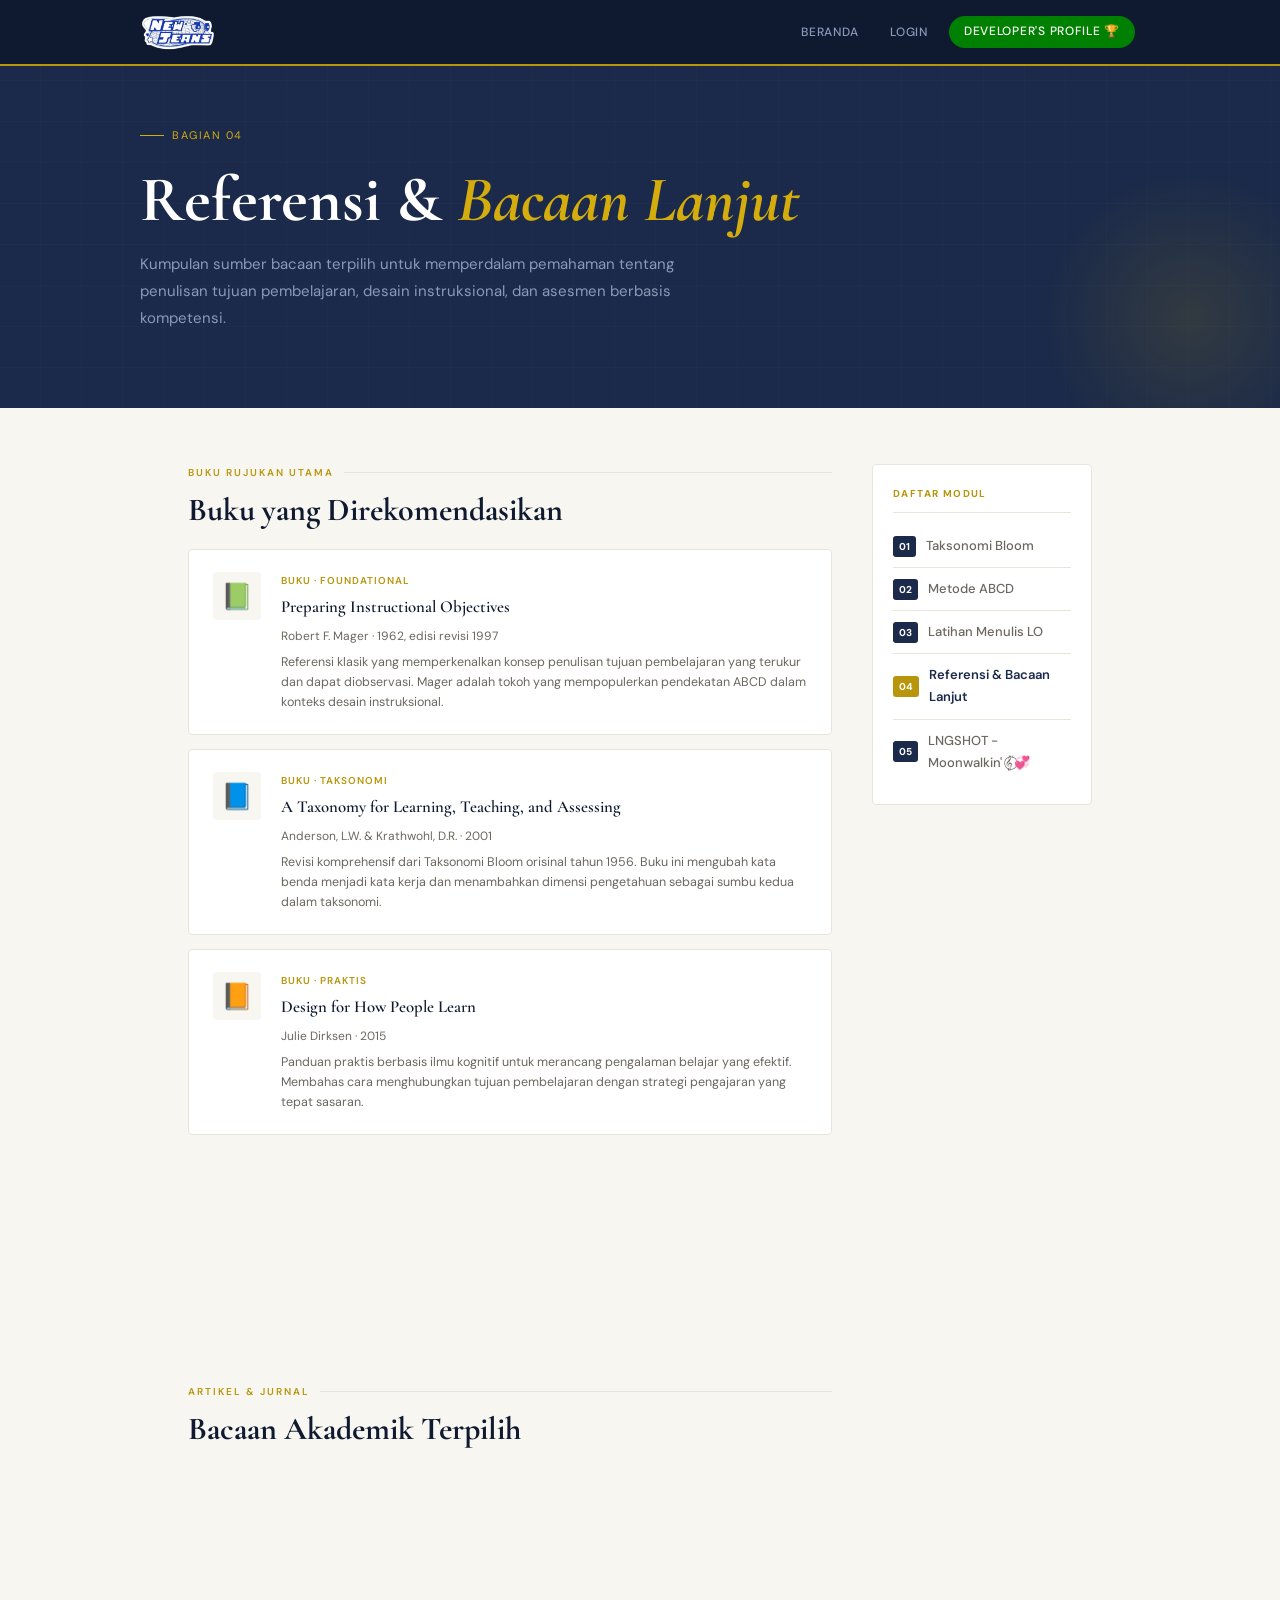
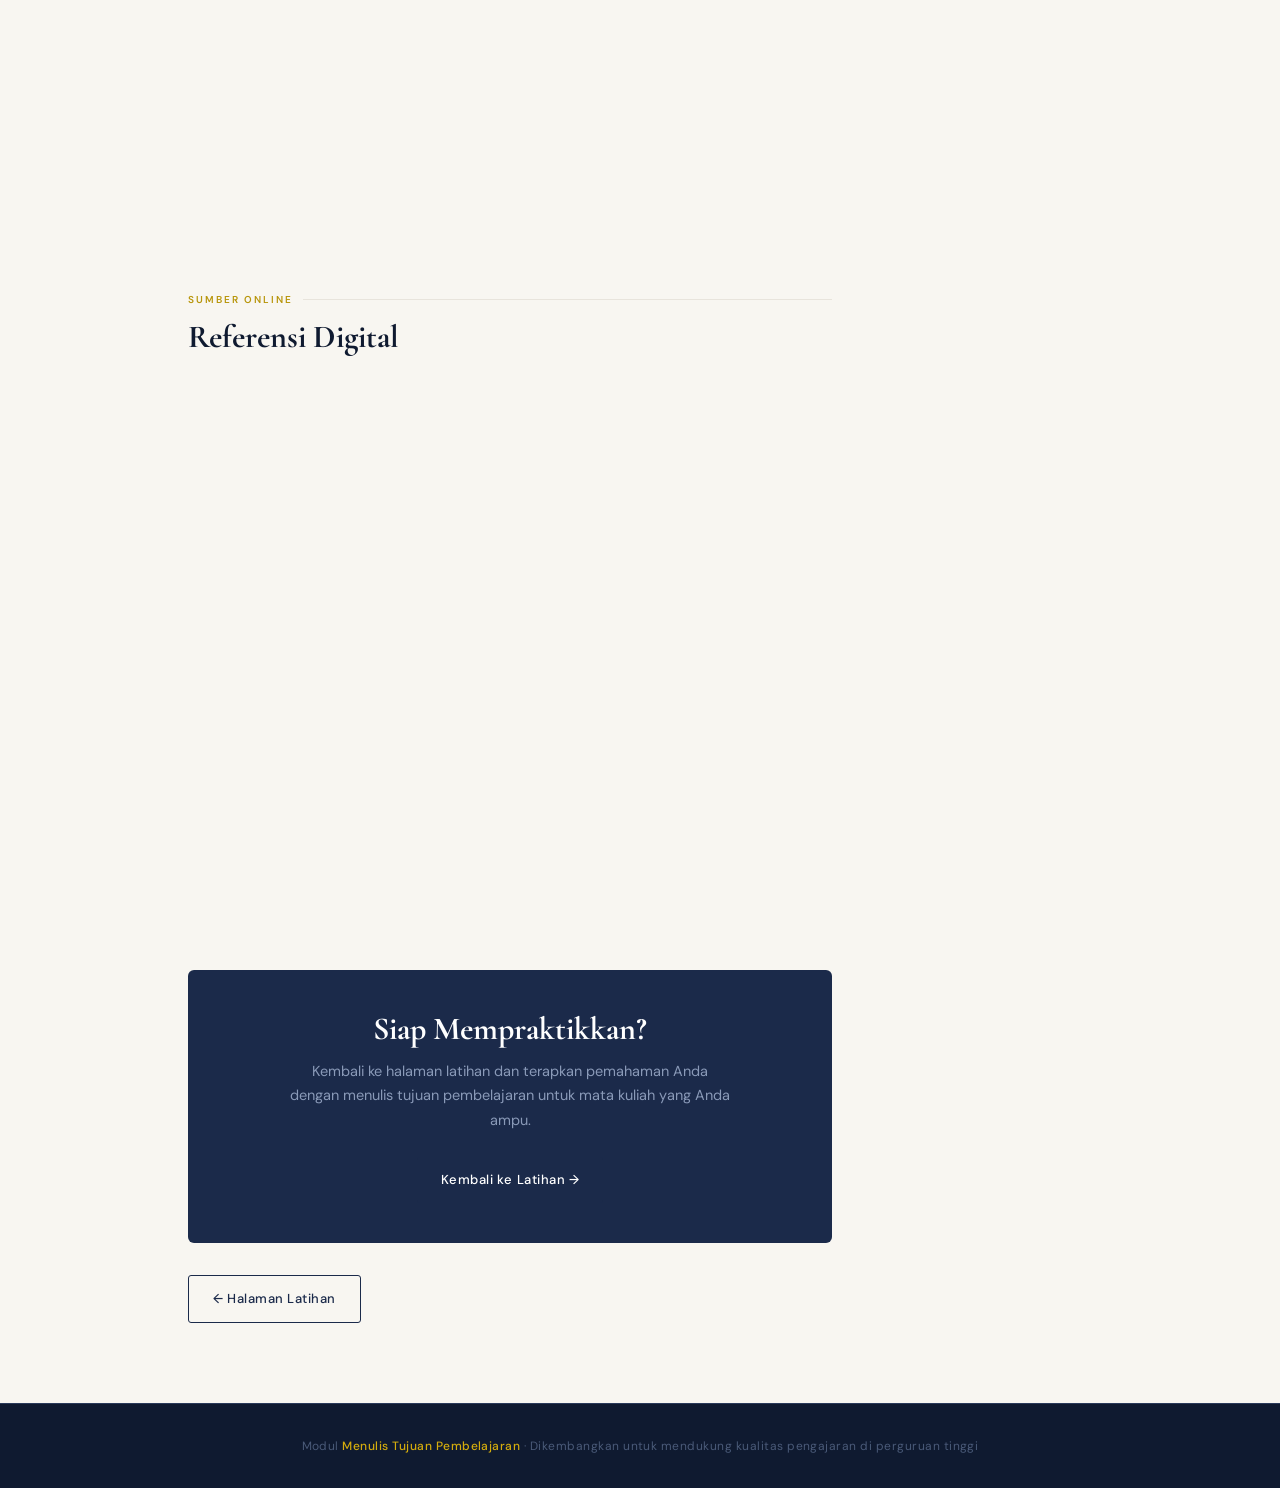
<file: referensi.html>
<!DOCTYPE html>
<html lang="id">
<head>
  <meta charset="UTF-8">
  <meta name="viewport" content="width=device-width, initial-scale=1.0">
  <title>Referensi · Modul Menulis Tujuan Pembelajaran</title>
  <link rel="stylesheet" href="style.css">
  <style>
    .ref-list { display: flex; flex-direction: column; gap: 14px; margin-top: 20px; }

    .ref-card {
      background: var(--white);
      border: 1px solid var(--gray);
      border-radius: 4px;
      padding: 22px 24px;
      display: flex; gap: 20px; align-items: flex-start;
      transition: border-color .2s, transform .2s;
    }

    .ref-card:hover { border-color: var(--navy); transform: translateX(4px); }

    .ref-icon {
      font-size: 1.6rem; flex-shrink: 0;
      width: 48px; height: 48px;
      background: var(--off-white);
      border-radius: 4px;
      display: flex; align-items: center; justify-content: center;
    }

    .ref-type {
      font-size: 10px; font-weight: 600;
      letter-spacing: .1em; text-transform: uppercase;
      color: var(--gold); margin-bottom: 4px;
    }

    .ref-title {
      font-family: 'Cormorant Garamond', serif;
      font-size: 1.05rem; font-weight: 600;
      color: var(--navy2); margin-bottom: 4px;
    }

    .ref-author { font-size: 12px; color: var(--muted); margin-bottom: 6px; }
    .ref-desc { font-size: 12.5px; color: var(--muted); line-height: 1.6; }
  </style>
</head>
<body>

<header>
  <div class="header-inner">
    <a href="index.html" class="site-title"></a>
    <nav id="navbar"></nav>
  </div>
</header>

<section class="page-hero">
  <div class="hero-inner">
    <div class="hero-breadcrumb fade-up">Bagian 04</div>
    <h1 class="fade-up delay-1">Referensi &amp; <em>Bacaan Lanjut</em></h1>
    <p class="fade-up delay-2">Kumpulan sumber bacaan terpilih untuk memperdalam pemahaman tentang penulisan tujuan pembelajaran, desain instruksional, dan asesmen berbasis kompetensi.</p>
  </div>
</section>

<main>
  <!-- SIDEBAR -->
  <div class="main-with-sidebar">
  <div class="content">
  <!-- BUKU -->
  <section style="margin-bottom: 48px;">
    <div class="section-label">Buku Rujukan Utama</div>
    <h2>Buku yang Direkomendasikan</h2>

    <div class="ref-list">
      <div class="ref-card fade-up">
        <div class="ref-icon">📗</div>
        <div>
          <div class="ref-type">Buku · Foundational</div>
          <div class="ref-title">Preparing Instructional Objectives</div>
          <div class="ref-author">Robert F. Mager · 1962, edisi revisi 1997</div>
          <div class="ref-desc">Referensi klasik yang memperkenalkan konsep penulisan tujuan pembelajaran yang terukur dan dapat diobservasi. Mager adalah tokoh yang mempopulerkan pendekatan ABCD dalam konteks desain instruksional.</div>
        </div>
      </div>

      <div class="ref-card fade-up delay-1">
        <div class="ref-icon">📘</div>
        <div>
          <div class="ref-type">Buku · Taksonomi</div>
          <div class="ref-title">A Taxonomy for Learning, Teaching, and Assessing</div>
          <div class="ref-author">Anderson, L.W. & Krathwohl, D.R. · 2001</div>
          <div class="ref-desc">Revisi komprehensif dari Taksonomi Bloom orisinal tahun 1956. Buku ini mengubah kata benda menjadi kata kerja dan menambahkan dimensi pengetahuan sebagai sumbu kedua dalam taksonomi.</div>
        </div>
      </div>

      <div class="ref-card fade-up delay-2">
        <div class="ref-icon">📙</div>
        <div>
          <div class="ref-type">Buku · Praktis</div>
          <div class="ref-title">Design for How People Learn</div>
          <div class="ref-author">Julie Dirksen · 2015</div>
          <div class="ref-desc">Panduan praktis berbasis ilmu kognitif untuk merancang pengalaman belajar yang efektif. Membahas cara menghubungkan tujuan pembelajaran dengan strategi pengajaran yang tepat sasaran.</div>
        </div>
      </div>

      <div class="ref-card fade-up delay-3">
        <div class="ref-icon">📕</div>
        <div>
          <div class="ref-type">Buku · Asesmen</div>
          <div class="ref-title">Classroom Assessment Techniques</div>
          <div class="ref-author">Angelo, T.A. & Cross, K.P. · 1993</div>
          <div class="ref-desc">Buku komprehensif tentang teknik asesmen formatif di kelas perguruan tinggi. Sangat relevan untuk memahami bagaimana tujuan pembelajaran dihubungkan dengan strategi evaluasi.</div>
        </div>
      </div>
    </div>
  </section>

  <!-- ARTIKEL -->
  <section style="margin-bottom: 48px;">
    <div class="section-label">Artikel & Jurnal</div>
    <h2>Bacaan Akademik Terpilih</h2>

    <div class="ref-list">
      <div class="ref-card fade-up">
        <div class="ref-icon">📄</div>
        <div>
          <div class="ref-type">Jurnal · Taksonomi</div>
          <div class="ref-title">Bloom's Taxonomy Revisited: Specifying Assessable Learning Objectives in Education</div>
          <div class="ref-author">Forehand, M. · 2010 · University of Georgia</div>
          <div class="ref-desc">Artikel yang menjelaskan penerapan praktis Taksonomi Bloom yang telah direvisi dalam konteks perancangan tujuan pembelajaran dan asesmen di perguruan tinggi.</div>
        </div>
      </div>

      <div class="ref-card fade-up delay-1">
        <div class="ref-icon">📄</div>
        <div>
          <div class="ref-type">Jurnal · Kurikulum</div>
          <div class="ref-title">Writing Measurable Learning Outcomes</div>
          <div class="ref-author">Heer, R. · 2012 · Iowa State University</div>
          <div class="ref-desc">Panduan praktis penulisan tujuan pembelajaran yang terukur, lengkap dengan contoh kata kerja operasional per level Taksonomi Bloom dan kesalahan umum yang perlu dihindari.</div>
        </div>
      </div>
    </div>
  </section>

  <!-- SUMBER ONLINE -->
  <section style="margin-bottom: 48px;">
    <div class="section-label">Sumber Online</div>
    <h2>Referensi Digital</h2>

    <div class="ref-list">
      <div class="ref-card fade-up">
        <div class="ref-icon">🌐</div>
        <div>
          <div class="ref-type">Website · Interaktif</div>
          <div class="ref-title">Bloom's Taxonomy Wheel — Iowa State University</div>
          <div class="ref-author">celt.iastate.edu</div>
          <div class="ref-desc">Sumber daring terpercaya yang menyediakan roda Taksonomi Bloom interaktif lengkap dengan kata kerja, kegiatan pembelajaran, dan contoh produk penilaian untuk setiap level.</div>
        </div>
      </div>

      <div class="ref-card fade-up delay-1">
        <div class="ref-icon">🌐</div>
        <div>
          <div class="ref-type">Website · Panduan</div>
          <div class="ref-title">Writing Learning Outcomes — University of Toronto</div>
          <div class="ref-author">teaching.utoronto.ca</div>
          <div class="ref-desc">Panduan komprehensif dari salah satu universitas terkemuka tentang cara menulis tujuan pembelajaran yang efektif, dilengkapi contoh dari berbagai disiplin ilmu.</div>
        </div>
      </div>

      <div class="ref-card fade-up delay-2">
        <div class="ref-icon">🌐</div>
        <div>
          <div class="ref-type">Website · Komunitas</div>
          <div class="ref-title">ATD — Association for Talent Development</div>
          <div class="ref-author">td.org</div>
          <div class="ref-desc">Portal komunitas dan riset terbesar di bidang Learning & Development secara global. Menyediakan artikel, riset, dan standar industri terkini seputar desain instruksional dan pengembangan kompetensi.</div>
        </div>
      </div>
    </div>
  </section>

  <!-- CTA KEMBALI -->
  <section style="
    background: var(--navy);
    border-radius: 6px;
    padding: 40px;
    text-align: center;
  ">
    <h2 style="color: var(--white); margin-bottom: 10px;">Siap Mempraktikkan?</h2>
    <p style="color: #8a9ab8; max-width: 440px; margin: 0 auto 24px;">Kembali ke halaman latihan dan terapkan pemahaman Anda dengan menulis tujuan pembelajaran untuk mata kuliah yang Anda ampu.</p>
    <a href="latihan.html" class="btn-primary">Kembali ke Latihan →</a>
  </section>

  <div style="margin-top: 32px;">
    <a href="latihan.html" class="btn-ghost">← Halaman Latihan</a>
  </div></div>
  <aside id="sidebar"></aside>
</div>
</main>

<footer>
  <div class="footer-inner">
    <p>Modul <strong>Menulis Tujuan Pembelajaran</strong> · Dikembangkan untuk mendukung kualitas pengajaran di perguruan tinggi</p>
  </div>
</footer>
<script src="data.js"></script>
<script>
  const currentPage = window.location.pathname.split('/').pop();
  for (let i = 0; i < navbar.length; i++) {
  const isActive = navbar[i].link === currentPage ? 'active' : '';
  const customClass = navbar[i].class ? navbar[i].class : isActive;
  document.getElementById('navbar').innerHTML += `
    <a href="${navbar[i].link}" class="${customClass}" target="${navbar[i].target || ''}">
  ${navbar[i].label}</a>
  `;
  }
  document.querySelector('.site-title').innerHTML = `
    <img src="${siteConfig.logo}" 
         alt="${siteConfig.logoAlt}" 
         height="${siteConfig.logoHeight}">
  `;
 </script>
</body>
</html>
</file>
<file: style.css>
@import url('https://fonts.googleapis.com/css2?family=Cormorant+Garamond:ital,wght@0,400;0,600;0,700;1,400;1,600&family=DM+Sans:wght@300;400;500;600&display=swap');

:root {
  --navy: #1b2a4a;
  --navy2: #0f1a30;
  --gold: #b8960c;
  --gold2: #d4ac0d;
  --gold-light: #f5e9b8;
  --white: #ffffff;
  --off-white: #f8f6f1;
  --gray: #e8e4dc;
  --gray2: #c8c4bc;
  --text: #1e1e1e;
  --muted: #6b6760;
  --accent: #c0392b;
}

*, *::before, *::after { margin: 0; padding: 0; box-sizing: border-box; }
html { scroll-behavior: smooth; }

body {
  background: var(--off-white);
  color: var(--text);
  font-family: 'DM Sans', sans-serif;
  font-weight: 400;
  line-height: 1.7;
}

/* ── HEADER ── */
header {
  background: var(--navy2);
  padding: 0 48px;
  position: sticky; top: 0; z-index: 100;
  border-bottom: 2px solid var(--gold);
}

.header-inner {
  max-width: 1000px; margin: 0 auto;
  display: flex; align-items: center; justify-content: space-between;
  height: 64px;
}

.site-title {
  font-family: 'Cormorant Garamond', serif;
  font-size: 1.1rem; font-weight: 600;
  color: var(--white);
  letter-spacing: .04em;
  text-decoration: none;
  display: flex; align-items: center; gap: 10px;
}

.site-title span {
  display: inline-block;
  width: 8px; height: 8px;
  background: var(--gold2);
  border-radius: 50%;
}

nav { display: flex; gap: 0; }

nav a {
  font-size: 12px; font-weight: 500;
  letter-spacing: .06em; text-transform: uppercase;
  color: #8a9ab8;
  text-decoration: none;
  padding: 0 16px;
  height: 64px;
  display: flex; align-items: center;
  border-bottom: 2px solid transparent;
  margin-bottom: -2px;
  transition: color .2s, border-color .2s;
}
.fikri-link {
    font-size: 12px;
    font-weight: 500;
    letter-spacing: .06em;
    text-transform: uppercase;
    color: white;
    text-decoration: none;
    padding: 15px;
    height: 30px;
    display: flex;
    align-items: center;
    transition: color .2s, border-color .2s;
    border-radius: 20px;
    background-color: green;
    margin: 5px;
    align-self: center;
}
nav a:hover { color: var(--white); }
nav a.active { color: var(--gold2); border-bottom-color: var(--gold2); }

/* ── HERO ── */
.page-hero {
  background: var(--navy);
  padding: 60px 48px 60px;
  position: relative;
  overflow: hidden;
}

.page-hero::before {
  content: '';
  position: absolute;
  top: 0; left: 0; right: 0; bottom: 0;
  background-image: repeating-linear-gradient(
    0deg, transparent, transparent 40px,
    rgba(255,255,255,.015) 40px, rgba(255,255,255,.015) 41px
  ),
  repeating-linear-gradient(
    90deg, transparent, transparent 40px,
    rgba(255,255,255,.015) 40px, rgba(255,255,255,.015) 41px
  );
}

.page-hero::after {
  content: '';
  position: absolute;
  bottom: -60px; right: -60px;
  width: 300px; height: 300px;
  border-radius: 50%;
  background: radial-gradient(circle, rgba(184,150,12,.15), transparent 70%);
}

.hero-inner {
  max-width: 1000px;
  display: block;
  align-items: center;
  justify-content: space-between;
  gap: 40px;
  margin: 0 auto;
}

.hero-inner-inner {
  display:flex;
  align-items: center;
  justify-content: space-between;
  gap: 40px;
  max-width: 1000px;
  margin: 0 auto;
}

.hero-image {
  display: block;
  width: 400px;
  height: 400px;
  object-fit: contain;
  border-radius: 8px;
  flex-shrink: 0;
  align-self: flex-end;
  margin-bottom: -60px;
}

.hero-image.fade {
  animation: zoomIn 1.5s ease;
}

@keyframes zoomIn {
  from { transform: scale(0.8); opacity: 0; }
  to   { transform: scale(1); opacity: 1; }
}

.hero-breadcrumb {
  font-size: 11px; letter-spacing: .14em; text-transform: uppercase;
  color: var(--gold2); margin-bottom: 20px;
  display: flex; align-items: center; gap: 8px;
}

.hero-breadcrumb::before {
  content: '';
  display: inline-block;
  width: 24px; height: 1px;
  background: var(--gold2);
}

.page-hero h1 {
  font-family: 'Cormorant Garamond', serif;
  font-size: clamp(2.2rem, 5vw, 4rem);
  font-weight: 700;
  color: var(--white);
  line-height: 1.1;
  margin-bottom: 16px;
}

.page-hero h1 em {
  font-style: italic;
  color: var(--gold2);
}

.page-hero p {
  font-size: 15px; color: #8a9ab8;
  max-width: 560px; line-height: 1.8;
}

/* ── SIDEBAR ── */
.main-with-sidebar {
  display: flex;
  gap: 40px;
  align-items: flex-start;
}

.content { flex: 1; }

aside {
  width: 220px;
  flex-shrink: 0;
  position: sticky;
  top: 80px;
  background: var(--white);
  border: 1px solid var(--gray);
  border-radius: 4px;
  padding: 20px;
}

.sidebar-title {
  font-size: 10px; font-weight: 700;
  letter-spacing: .14em; text-transform: uppercase;
  color: var(--gold);
  margin-bottom: 12px;
  padding-bottom: 10px;
  border-bottom: 1px solid var(--gray);
}

.sidebar-link {
  display: flex; align-items: center; gap: 10px;
  padding: 10px 0;
  font-size: 13px; font-weight: 500;
  color: var(--muted);
  text-decoration: none;
  border-bottom: 1px solid var(--gray);
  transition: color .2s;
}

.sidebar-link:last-child { border-bottom: none; }
.sidebar-link:hover { color: var(--navy); }
.sidebar-link.active { color: var(--navy); font-weight: 600; }

.sidebar-num {
  font-size: 10px; font-weight: 700;
  background: var(--navy);
  color: var(--white);
  padding: 2px 6px; border-radius: 3px;
  flex-shrink: 0;
}

.sidebar-link.active .sidebar-num { background: var(--gold); }

/* ── MAIN CONTENT ── */
main {
  max-width: 1000px; margin: 0 auto;
  padding: 56px 48px 80px;
}

/* ── SECTION TITLE ── */
.section-label {
  font-size: 10px; font-weight: 600;
  letter-spacing: .2em; text-transform: uppercase;
  color: var(--gold);
  margin-bottom: 10px;
  display: flex; align-items: center; gap: 10px;
}

.section-label::after {
  content: '';
  flex: 1; height: 1px;
  background: var(--gray);
}

h2 {
  font-family: 'Cormorant Garamond', serif;
  font-size: 2rem; font-weight: 700;
  color: var(--navy2);
  margin-bottom: 16px;
  line-height: 1.2;
}

h3 {
  font-family: 'Cormorant Garamond', serif;
  font-size: 1.4rem; font-weight: 600;
  color: var(--navy);
  margin-bottom: 10px;
}

p { color: var(--muted); font-size: 14.5px; margin-bottom: 16px; }

/* ── CARDS ── */
.cards-grid {
  display: grid;
  grid-template-columns: repeat(auto-fill, minmax(280px, 1fr));
  gap: 20px;
  margin-top: 24px;
}

.card {
  background: var(--white);
  border: 1px solid var(--gray);
  border-radius: 4px;
  padding: 28px;
  transition: transform .2s, box-shadow .2s;
  position: relative;
}

.card::before {
  content: '';
  position: absolute;
  top: 0; left: 0; right: 0;
  height: 3px;
  background: var(--gold);
  transform: scaleX(0);
  transform-origin: left;
  transition: transform .3s ease;
}

.card:hover { transform: translateY(-4px); box-shadow: 0 12px 32px rgba(27,42,74,.1); }
.card:hover::before { transform: scaleX(1); }

.card-num {
  font-size: 11px; font-weight: 600;
  letter-spacing: .1em; text-transform: uppercase;
  color: var(--gold); margin-bottom: 10px;
}

/* ── BLOCKQUOTE ── */
blockquote {
  border-left: 3px solid var(--gold);
  padding: 16px 24px;
  background: var(--gold-light);
  margin: 24px 0;
  border-radius: 0 4px 4px 0;
}

blockquote p {
  font-family: 'Cormorant Garamond', serif;
  font-size: 1.1rem; font-style: italic;
  color: var(--navy2); margin: 0;
}

/* ── TABLE ── */
table {
  width: 100%; border-collapse: collapse;
  margin: 24px 0;
  font-size: 14px;
}

th {
  background: var(--navy);
  color: var(--white);
  padding: 12px 16px;
  text-align: left;
  font-weight: 500;
  letter-spacing: .04em;
  font-size: 12px; text-transform: uppercase;
}

td {
  padding: 12px 16px;
  border-bottom: 1px solid var(--gray);
  color: var(--muted);
  vertical-align: top;
}

tr:hover td { background: var(--off-white); }

/* ── BUTTONS ── */
.btn-primary {
  display: inline-flex; align-items: center; gap: 8px;
  background: var(--navy);
  color: var(--white);
  padding: 12px 24px;
  border-radius: 3px;
  text-decoration: none;
  font-size: 13px; font-weight: 500;
  letter-spacing: .04em;
  border: none; cursor: pointer;
  transition: background .2s, transform .2s;
}

.btn-primary:hover { background: var(--navy2); transform: translateY(-2px); }

.btn-ghost {
  display: inline-flex; align-items: center; gap: 8px;
  background: transparent;
  color: var(--navy);
  padding: 12px 24px;
  border-radius: 3px;
  text-decoration: none;
  font-size: 13px; font-weight: 500;
  letter-spacing: .04em;
  border: 1px solid var(--navy);
  cursor: pointer;
  transition: background .2s, color .2s;
}

.btn-ghost:hover { background: var(--navy); color: var(--white); }

/* ── FOOTER ── */
footer {
  background: var(--navy2);
  border-top: 1px solid #2a3a5a;
  padding: 32px 48px;
  text-align: center;
}

.footer-inner { max-width: 1000px; margin: 0 auto; }

footer p {
  font-size: 12px; color: #4a5a78;
  margin: 0; letter-spacing: .04em;
}

footer strong { color: var(--gold2); font-weight: 500; }

/* ── ANIMATIONS ── */
@keyframes fadeUp {
  from { opacity: 0; transform: translateY(20px); }
  to   { opacity: 1; transform: translateY(0); }
}

.fade-up { animation: fadeUp .5s ease both; }
.delay-1 { animation-delay: .1s; }
.delay-2 { animation-delay: .2s; }
.delay-3 { animation-delay: .3s; }

/* ── RESPONSIVE ── */
@media (max-width: 768px) {
  header { padding: 0 24px; }
  .page-hero { padding: 48px 24px; }
  main { padding: 40px 24px 60px; }
  footer { padding: 24px; }
  nav a { padding: 0 10px; font-size: 11px; }
  .hero-image { display: none; }
  .hero-inner { width: 100%; }
  .hero-inner-inner { display: block; }
  nav a:not(.fikri-link) { display: none; }
  
  #sidebar { width: 100%; padding: 20px 40px; margin: 20px 0; }
  .main-with-sidebar { flex-direction: column; }
}
</file>
